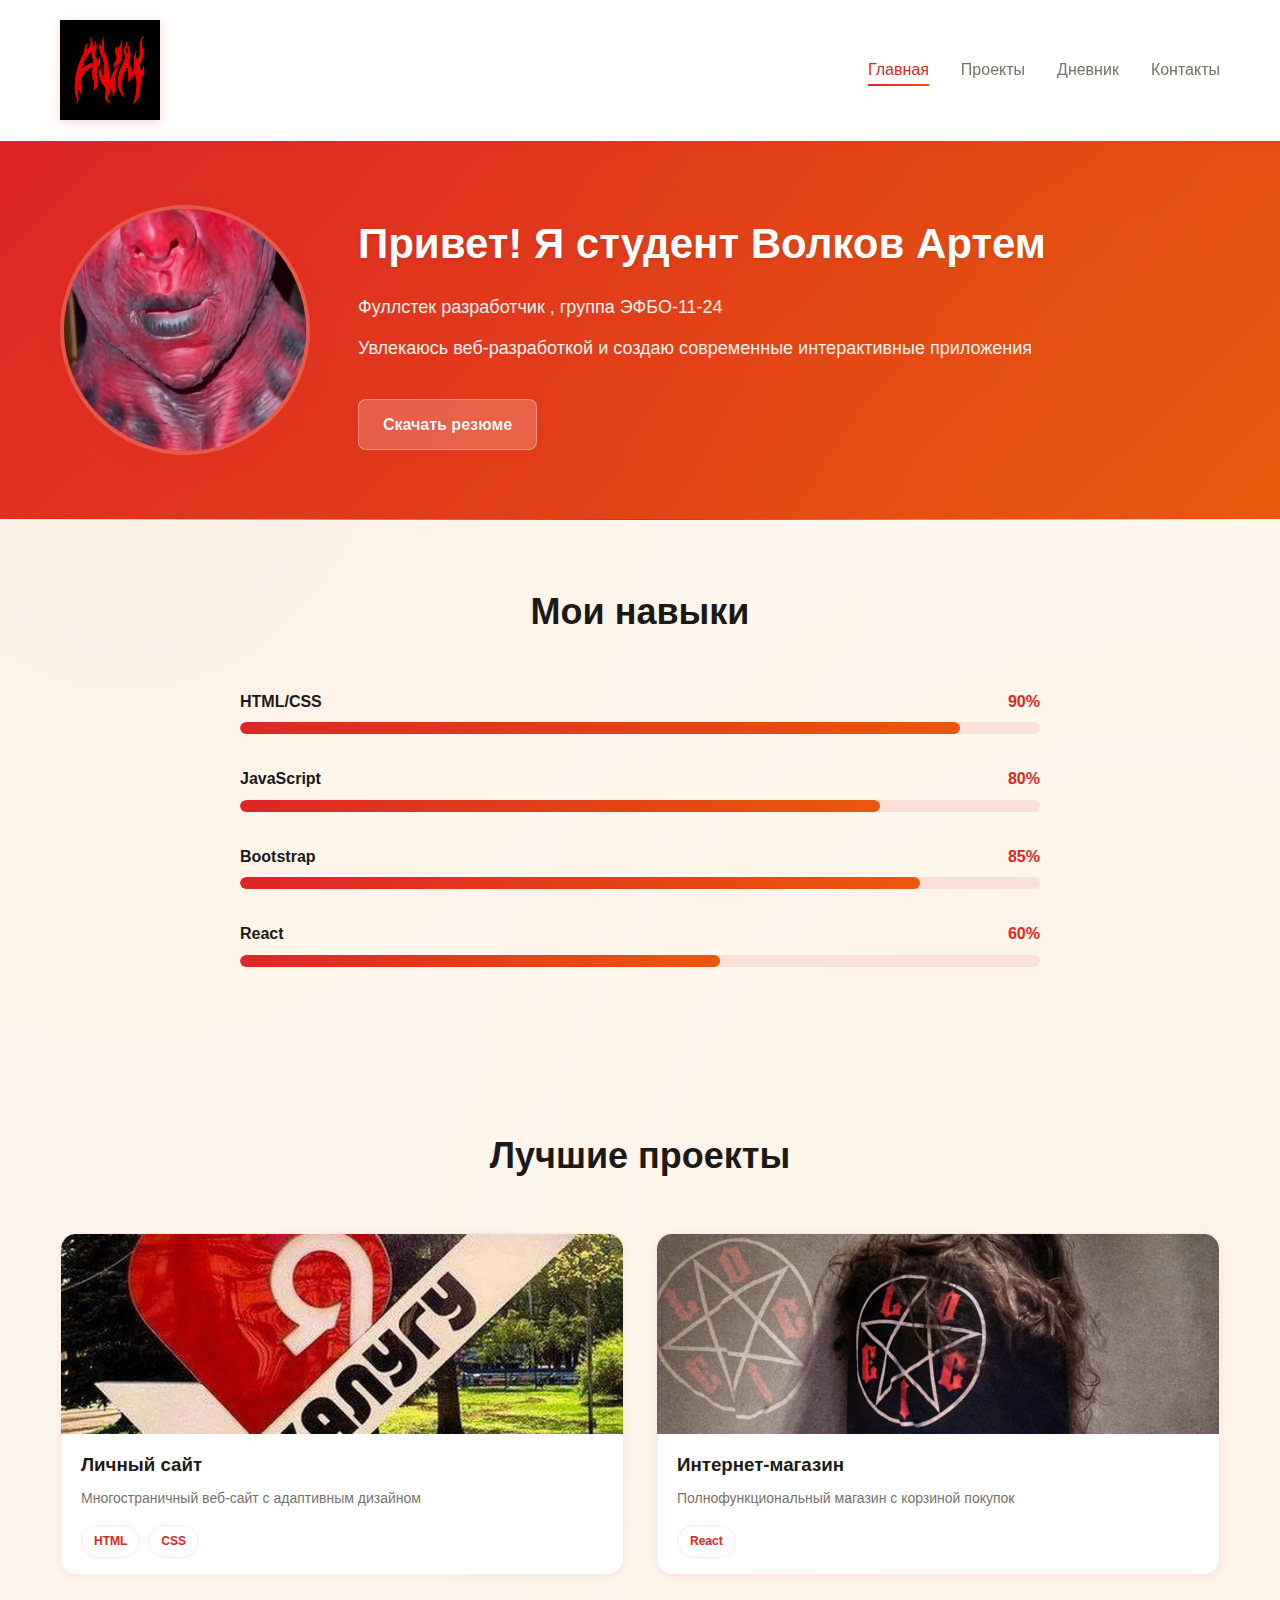
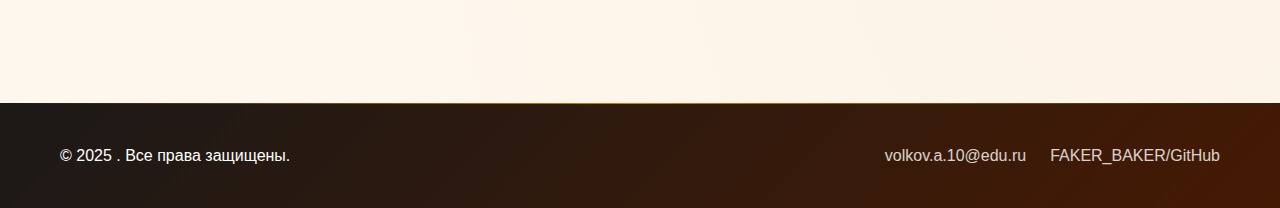
<file: index.html>
<!DOCTYPE html>
<html lang="ru">
<head>
    <meta charset="UTF-8">
    <meta name="viewport" content="width=device-width, initial-scale=1.0">
    <title>Портфолио студента</title>
    <link rel="stylesheet" href="styles/styles.css">
</head>
<body>
    <header>
        <div class="container">
            <div class="logo">
                <img src="images/icon/logo.jpg" alt="Логотип" class="logo-img" style="width: 100px; height: 100px;">
                <h1></h1>
            </div>
            <nav>
                <ul>
                    <li><a href="index.html" class="active">Главная</a></li>
                    <li><a href="pages/projects.html">Проекты</a></li>
                    <li><a href="pages/diary.html">Дневник</a></li>
                    <li><a href="pages/contacts.html">Контакты</a></li>
                </ul>
            </nav>
        </div>
    </header>

    <main>
        <section class="hero">
            <div class="container">
                <div class="hero-content">
                    <div class="hero-image">
                        <img src="images/devil.jpg" alt="Фото студента">
                    </div>
                    <div class="hero-text">
                        <h2>Привет! Я студент Волков Артем</h2>
                        <p>Фуллстек разработчик , группа ЭФБО-11-24
                        </p>
                        <p>Увлекаюсь веб-разработкой и создаю современные интерактивные приложения</p>
                        <a href="assets/ужасный_сайт.docx" class="btn" download="ужасный_сайт.docx">Скачать резюме</a>
                    </div>
                </div>
            </div>
        </section>

        <section class="skills">
            <div class="container">
                <h2>Мои навыки</h2>
                <div class="skills-list">
                    <div class="skill-item">
                        <div class="skill-header">
                            <span class="skill-name">HTML/CSS</span>
                            <span class="skill-percent">90%</span>
                        </div>
                        <div class="progress-bar">
                            <div class="progress" style="width: 90%;"></div>
                        </div>
                    </div>
                    <div class="skill-item">
                        <div class="skill-header">
                            <span class="skill-name">JavaScript</span>
                            <span class="skill-percent">80%</span>
                        </div>
                        <div class="progress-bar">
                            <div class="progress" style="width: 80%;"></div>
                        </div>
                    </div>
                    <div class="skill-item">
                        <div class="skill-header">
                            <span class="skill-name">Bootstrap</span>
                            <span class="skill-percent">85%</span>
                        </div>
                        <div class="progress-bar">
                            <div class="progress" style="width: 85%;"></div>
                        </div>
                    </div>
                    <div class="skill-item">
                        <div class="skill-header">
                            <span class="skill-name">React</span>
                            <span class="skill-percent">60%</span>
                        </div>
                        <div class="progress-bar">
                            <div class="progress" style="width: 60%;"></div>
                        </div>
                    </div>
                </div>
            </div>
        </section>

        <section class="projects-preview">
            <div class="container">
                <h2>Лучшие проекты</h2>
                <div class="projects-grid">
                    <div class="project-card">
                        <img src="images/KalLuga.jpg" alt="Личный сайт">
                        <h3>Личный сайт</h3>
                        <p>Многостраничный веб-сайт с адаптивным дизайном</p>
                        <div class="tech-tags">
                            <span class="tag">HTML</span>
                            <span class="tag">CSS</span>
                        </div>
                    </div>
                    <div class="project-card">
                        <img src="images/maksim_best.jpg" alt="Интернет-магазин">
                        <h3>Интернет-магазин</h3>
                        <p>Полнофункциональный магазин с корзиной покупок</p>
                        <div class="tech-tags">
                            <span class="tag">React</span>
                        </div>
                    </div>
                </div>
            </div>
        </section>
    </main>

    <footer>
        <div class="container">
            <p>&copy; 2025 . Все права защищены.</p>
            <div class="footer-contacts">
                <a href="mailto:student@edu.ru">volkov.a.10@edu.ru</a>
                <a href="https://github.com/username" target="_blank">FAKER_BAKER/GitHub</a>
            </div>
        </div>
    </footer>
</body>
</html>
</file>
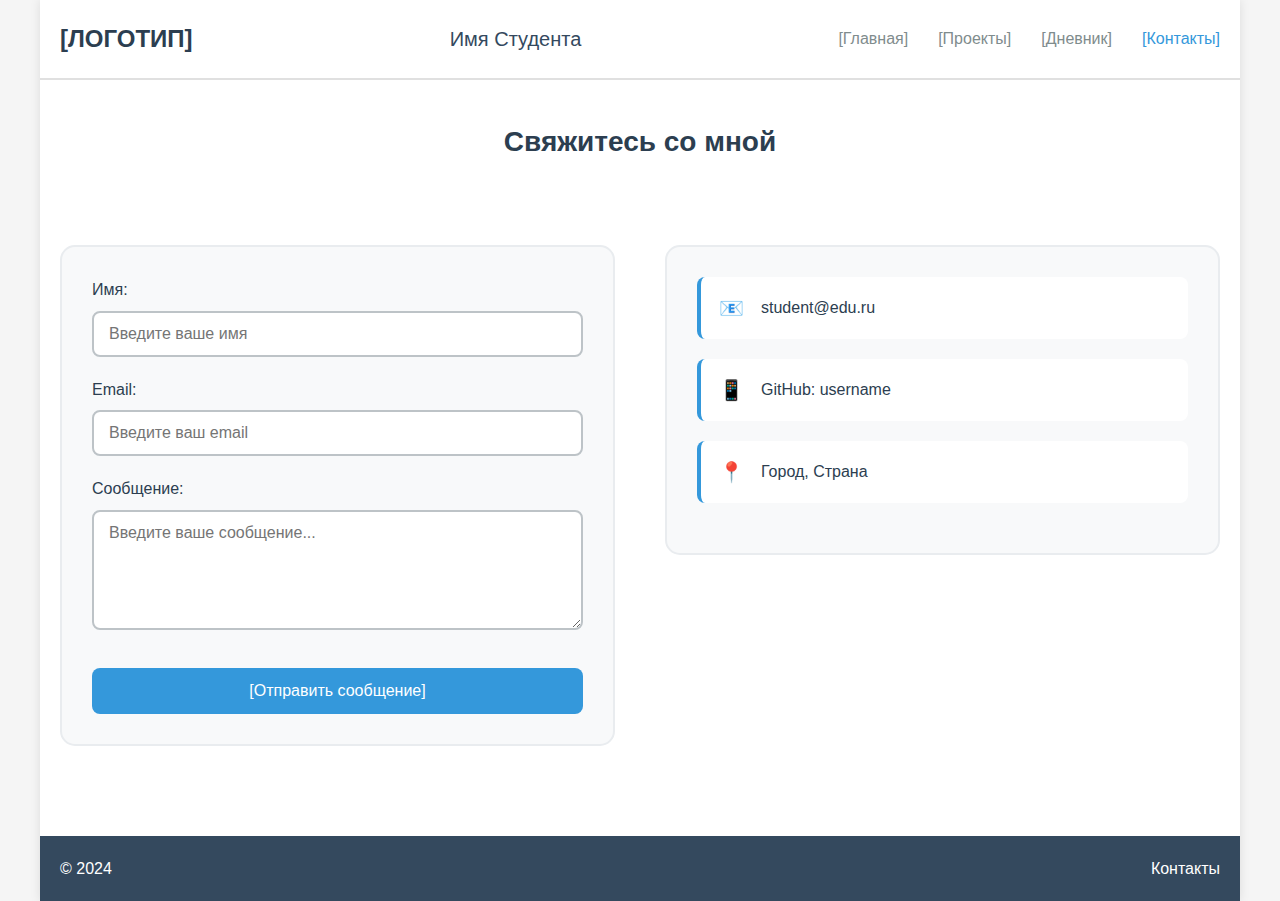
<file: pages/contacts.html>
<!DOCTYPE html>
<html lang="ru">
<head>
    <meta charset="UTF-8">
    <meta name="viewport" content="width=device-width, initial-scale=1.0">
    <title>Контакты</title>
    <style>
        * {
            margin: 0;
            padding: 0;
            box-sizing: border-box;
            font-family: 'Arial', sans-serif;
        }

        body {
            background-color: #f5f5f5;
            color: #333;
            line-height: 1.6;
        }

        .container {
            max-width: 1200px;
            margin: 0 auto;
            background: white;
            box-shadow: 0 0 10px rgba(0,0,0,0.1);
            min-height: 100vh;
        }

        /* Шапка */
        .header {
            display: flex;
            justify-content: space-between;
            align-items: center;
            padding: 20px;
            border-bottom: 2px solid #e0e0e0;
        }

        .logo {
            font-size: 24px;
            font-weight: bold;
            color: #2c3e50;
        }

        .student-name {
            font-size: 20px;
            color: #34495e;
        }

        .nav-menu {
            display: flex;
            gap: 30px;
        }

        .nav-menu a {
            text-decoration: none;
            color: #7f8c8d;
            font-weight: 500;
            transition: color 0.3s;
        }

        .nav-menu a:hover {
            color: #3498db;
        }

        /* Основной контент */
        .main-content {
            padding: 40px 20px;
            display: grid;
            grid-template-columns: 1fr 1fr;
            gap: 50px;
            align-items: start;
        }

        .section-title {
            font-size: 28px;
            margin-bottom: 30px;
            color: #2c3e50;
            text-align: center;
            grid-column: 1 / -1;
        }

        /* Форма */
        .contact-form {
            background: #f8f9fa;
            border: 2px solid #e9ecef;
            border-radius: 15px;
            padding: 30px;
        }

        .form-group {
            margin-bottom: 20px;
        }

        .form-group label {
            display: block;
            margin-bottom: 8px;
            font-weight: 500;
            color: #2c3e50;
        }

        .form-input {
            width: 100%;
            padding: 12px 15px;
            border: 2px solid #bdc3c7;
            border-radius: 8px;
            font-size: 16px;
            transition: border-color 0.3s;
        }

        .form-input:focus {
            outline: none;
            border-color: #3498db;
        }

        .form-textarea {
            height: 120px;
            resize: vertical;
            font-family: inherit;
        }

        .submit-btn {
            width: 100%;
            padding: 14px;
            background: #3498db;
            color: white;
            border: none;
            border-radius: 8px;
            font-size: 16px;
            font-weight: 500;
            cursor: pointer;
            transition: background 0.3s;
            margin-top: 10px;
        }

        .submit-btn:hover {
            background: #2980b9;
        }

        /* Контактная информация */
        .contact-info {
            background: #f8f9fa;
            border: 2px solid #e9ecef;
            border-radius: 15px;
            padding: 30px;
        }

        .contact-item {
            display: flex;
            align-items: center;
            margin-bottom: 20px;
            padding: 15px;
            background: white;
            border-radius: 8px;
            border-left: 4px solid #3498db;
        }

        .contact-icon {
            font-size: 20px;
            margin-right: 15px;
            width: 30px;
            text-align: center;
        }

        .contact-text {
            color: #2c3e50;
            font-weight: 500;
        }

        /* Футер */
        .footer {
            background: #34495e;
            color: white;
            text-align: center;
            padding: 20px;
            margin-top: 50px;
        }

        .footer-content {
            display: flex;
            justify-content: space-between;
            align-items: center;
            max-width: 1200px;
            margin: 0 auto;
        }

        /* Адаптивность */
        @media (max-width: 768px) {
            .header {
                flex-direction: column;
                gap: 15px;
                text-align: center;
            }

            .nav-menu {
                flex-wrap: wrap;
                justify-content: center;
                gap: 15px;
            }

            .main-content {
                grid-template-columns: 1fr;
                gap: 30px;
                padding: 20px 15px;
            }

            .section-title {
                font-size: 24px;
            }

            .footer-content {
                flex-direction: column;
                gap: 10px;
            }
        }
    </style>
</head>
<body>
    <div class="container">
        <!-- Шапка -->
        <header class="header">
            <div class="logo">[ЛОГОТИП]</div>
            <div class="student-name">Имя Студента</div>
            <nav class="nav-menu">
                <a href="#">[Главная]</a>
                <a href="#">[Проекты]</a>
                <a href="#">[Дневник]</a>
                <a href="#" style="color: #3498db;">[Контакты]</a>
            </nav>
        </header>

        <!-- Основной контент -->
        <main class="main-content">
            <h1 class="section-title">Свяжитесь со мной</h1>

            <!-- Форма обратной связи -->
            <section class="contact-form">
                <form id="contactForm">
                    <div class="form-group">
                        <label for="name">Имя:</label>
                        <input type="text" id="name" class="form-input" placeholder="Введите ваше имя">
                    </div>

                    <div class="form-group">
                        <label for="email">Email:</label>
                        <input type="email" id="email" class="form-input" placeholder="Введите ваш email">
                    </div>

                    <div class="form-group">
                        <label for="message">Сообщение:</label>
                        <textarea id="message" class="form-input form-textarea" placeholder="Введите ваше сообщение..."></textarea>
                    </div>

                    <button type="submit" class="submit-btn">[Отправить сообщение]</button>
                </form>
            </section>

            <!-- Контактная информация -->
            <section class="contact-info">
                <div class="contact-item">
                    <div class="contact-icon">📧</div>
                    <div class="contact-text">student@edu.ru</div>
                </div>

                <div class="contact-item">
                    <div class="contact-icon">📱</div>
                    <div class="contact-text">GitHub: username</div>
                </div>

                <div class="contact-item">
                    <div class="contact-icon">📍</div>
                    <div class="contact-text">Город, Страна</div>
                </div>
            </section>
        </main>

        <!-- Футер -->
        <footer class="footer">
            <div class="footer-content">
                <div>© 2024</div>
                <div>Контакты</div>
            </div>
        </footer>
    </div>

    <script>
        document.addEventListener('DOMContentLoaded', function() {
            const contactForm = document.getElementById('contactForm');
            
            contactForm.addEventListener('submit', function(e) {
                e.preventDefault();
                
                const name = document.getElementById('name').value;
                const email = document.getElementById('email').value;
                const message = document.getElementById('message').value;
                
                if (!name || !email || !message) {
                    alert('Пожалуйста, заполните все поля формы!');
                    return;
                }
                
                // Здесь можно добавить отправку данных на сервер
                alert(`Сообщение отправлено!\n\nИмя: ${name}\nEmail: ${email}\nСообщение: ${message}`);
                
                // Очистка формы
                contactForm.reset();
            });
        });
    </script>
</body>
</html>
</file>
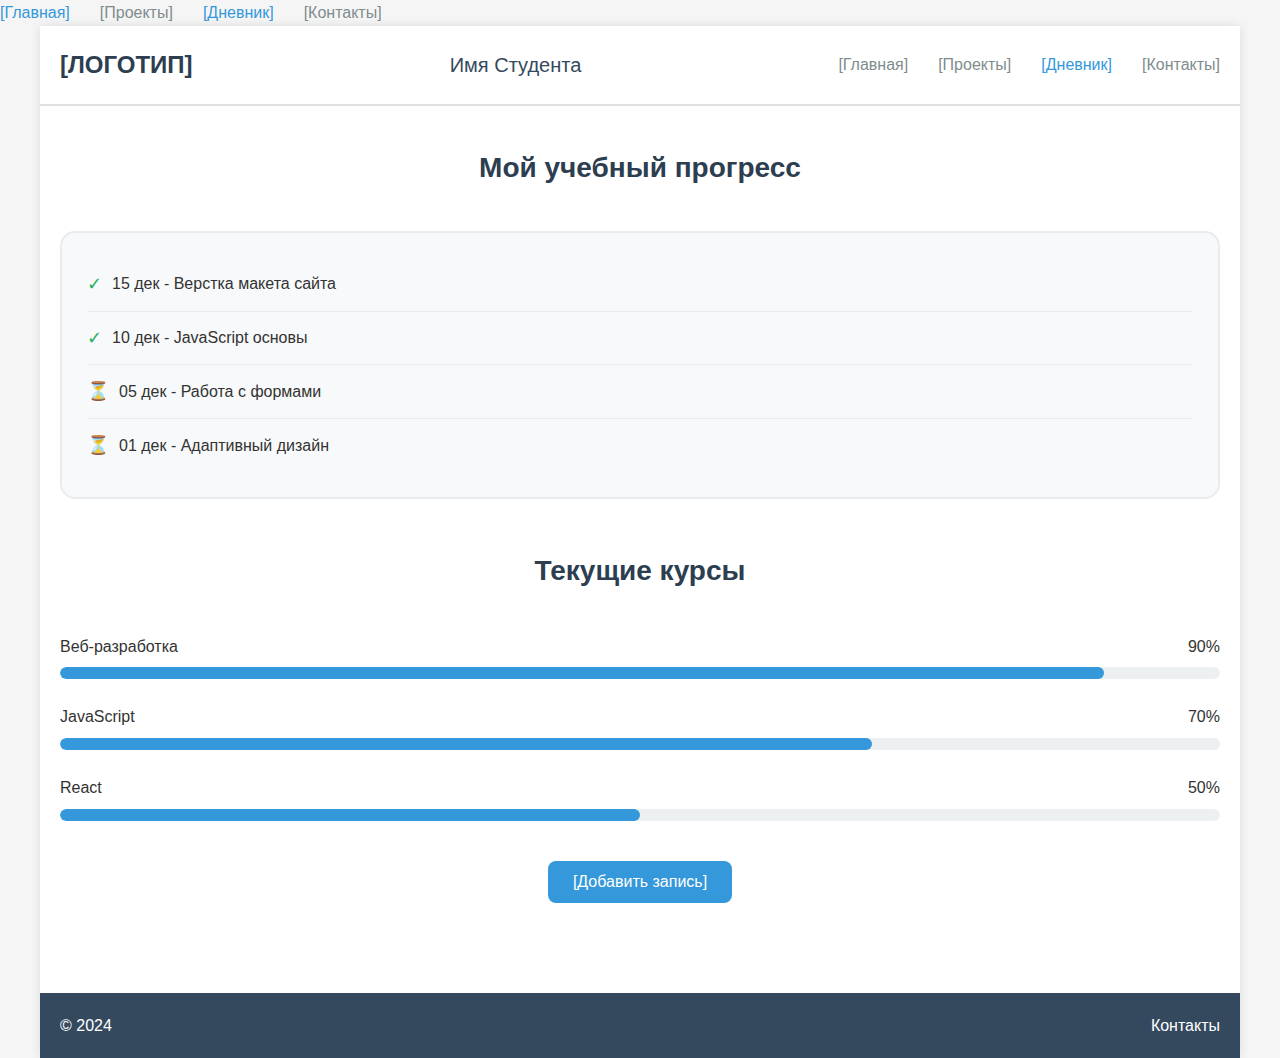
<file: pages/diary.html>
<!DOCTYPE html>
<html lang="ru">
<head>
    <nav class="nav-menu">
        <a href="index.html">[Главная]</a>
        <a href="projects.html">[Проекты]</a>
        <a href="diary.html" style="color: #3498db;">[Дневник]</a>
        <a href="contacts.html">[Контакты]</a>
    </nav>
    <meta charset="UTF-8">
    <meta name="viewport" content="width=device-width, initial-scale=1.0">
    <title>Учебный дневник</title>
    <style>
        * {
            margin: 0;
            padding: 0;
            box-sizing: border-box;
            font-family: 'Arial', sans-serif;
        }

        body {
            background-color: #f5f5f5;
            color: #333;
            line-height: 1.6;
        }

        .container {
            max-width: 1200px;
            margin: 0 auto;
            background: white;
            box-shadow: 0 0 10px rgba(0,0,0,0.1);
            min-height: 100vh;
        }

        /* Шапка */
        .header {
            display: flex;
            justify-content: space-between;
            align-items: center;
            padding: 20px;
            border-bottom: 2px solid #e0e0e0;
        }

        .logo {
            font-size: 24px;
            font-weight: bold;
            color: #2c3e50;
        }

        .student-name {
            font-size: 20px;
            color: #34495e;
        }

        .nav-menu {
            display: flex;
            gap: 30px;
        }

        .nav-menu a {
            text-decoration: none;
            color: #7f8c8d;
            font-weight: 500;
            transition: color 0.3s;
        }

        .nav-menu a:hover {
            color: #3498db;
        }

        /* Основной контент */
        .main-content {
            padding: 40px 20px;
        }

        .section-title {
            font-size: 28px;
            text-align: center;
            margin-bottom: 40px;
            color: #2c3e50;
        }

        /* Прогресс */
        .progress-section {
            margin-bottom: 50px;
        }

        .progress-log {
            background: #f8f9fa;
            border: 2px solid #e9ecef;
            border-radius: 15px;
            padding: 25px;
            margin-bottom: 30px;
        }

        .log-item {
            padding: 12px 0;
            border-bottom: 1px solid #e9ecef;
            display: flex;
            align-items: center;
            gap: 10px;
        }

        .log-item:last-child {
            border-bottom: none;
        }

        .status {
            font-size: 18px;
        }

        .status.completed {
            color: #27ae60;
        }

        .status.in-progress {
            color: #f39c12;
        }

        /* Курсы */
        .courses-section {
            margin-bottom: 40px;
        }

        .course-item {
            margin-bottom: 25px;
        }

        .course-name {
            display: flex;
            justify-content: space-between;
            margin-bottom: 8px;
            font-weight: 500;
        }

        .skill-bar {
            height: 12px;
            background: #ecf0f1;
            border-radius: 6px;
            overflow: hidden;
        }

        .skill-level {
            height: 100%;
            background: #3498db;
            border-radius: 6px;
            transition: width 0.5s ease;
        }

        /* Кнопка */
        .add-btn {
            display: inline-block;
            padding: 12px 25px;
            background: #3498db;
            color: white;
            text-decoration: none;
            border-radius: 8px;
            font-weight: 500;
            transition: background 0.3s;
            border: none;
            cursor: pointer;
            font-size: 16px;
        }

        .add-btn:hover {
            background: #2980b9;
        }

        .btn-container {
            text-align: center;
            margin-top: 30px;
        }

        /* Футер */
        .footer {
            background: #34495e;
            color: white;
            text-align: center;
            padding: 20px;
            margin-top: 50px;
        }

        .footer-content {
            display: flex;
            justify-content: space-between;
            align-items: center;
            max-width: 1200px;
            margin: 0 auto;
        }

        /* Адаптивность */
        @media (max-width: 768px) {
            .header {
                flex-direction: column;
                gap: 15px;
                text-align: center;
            }

            .nav-menu {
                flex-wrap: wrap;
                justify-content: center;
                gap: 15px;
            }

            .main-content {
                padding: 20px 15px;
            }

            .section-title {
                font-size: 24px;
            }

            .footer-content {
                flex-direction: column;
                gap: 10px;
            }
        }
    </style>
</head>
<body>
    <div class="container">
        <!-- Шапка -->
        <header class="header">
            <div class="logo">[ЛОГОТИП]</div>
            <div class="student-name">Имя Студента</div>
            <nav class="nav-menu">
                <a href="index.html">[Главная]</a>
                <a href="projects.html">[Проекты]</a>
                <a href="diary.html" style="color: #3498db;">[Дневник]</a>
                <a href="contacts.html">[Контакты]</a>
            </nav>
        </header>

        <!-- Основной контент -->
        <main class="main-content">
            <!-- Заголовок -->
            <h1 class="section-title">Мой учебный прогресс</h1>

            <!-- Лог прогресса -->
            <section class="progress-section">
                <div class="progress-log">
                    <div class="log-item">
                        <span class="status completed">✓</span>
                        <span>15 дек - Верстка макета сайта</span>
                    </div>
                    <div class="log-item">
                        <span class="status completed">✓</span>
                        <span>10 дек - JavaScript основы</span>
                    </div>
                    <div class="log-item">
                        <span class="status in-progress">⏳</span>
                        <span>05 дек - Работа с формами</span>
                    </div>
                    <div class="log-item">
                        <span class="status in-progress">⏳</span>
                        <span>01 дек - Адаптивный дизайн</span>
                    </div>
                </div>
            </section>

            <!-- Текущие курсы -->
            <section class="courses-section">
                <h2 class="section-title">Текущие курсы</h2>
                
                <div class="course-item">
                    <div class="course-name">
                        <span>Веб-разработка</span>
                        <span>90%</span>
                    </div>
                    <div class="skill-bar">
                        <div class="skill-level" style="width: 90%;"></div>
                    </div>
                </div>

                <div class="course-item">
                    <div class="course-name">
                        <span>JavaScript</span>
                        <span>70%</span>
                    </div>
                    <div class="skill-bar">
                        <div class="skill-level" style="width: 70%;"></div>
                    </div>
                </div>

                <div class="course-item">
                    <div class="course-name">
                        <span>React</span>
                        <span>50%</span>
                    </div>
                    <div class="skill-bar">
                        <div class="skill-level" style="width: 50%;"></div>
                    </div>
                </div>
            </section>

            <!-- Кнопка добавления -->
            <div class="btn-container">
                <button class="add-btn">[Добавить запись]</button>
            </div>
        </main>

        <!-- Футер -->
        <footer class="footer">
            <div class="footer-content">
                <div>© 2024</div>
                <div>Контакты</div>
            </div>
        </footer>
    </div>

    <script>
        // Анимация прогресс-баров при загрузке страницы
        document.addEventListener('DOMContentLoaded', function() {
            const skillLevels = document.querySelectorAll('.skill-level');
            
            skillLevels.forEach(level => {
                const width = level.style.width;
                level.style.width = '0';
                setTimeout(() => {
                    level.style.width = width;
                }, 100);
            });
            document.querySelector('.add-btn').addEventListener('click', function() {
                alert('Функция добавления новой записи будет реализована позже!');
            });
        });
    </script>
</body>
</html>
</file>
<file: styles/styles.css>
.modal {
    display: none;
    position: fixed;
    z-index: 1000;
    left: 0;
    top: 0;
    width: 100%;
    height: 100%;
    background-color: rgba(0, 0, 0, 0.7);
    backdrop-filter: blur(5px);
}

.modal-content {
    background: white;
    margin: 2% auto;
    padding: 32px;
    border-radius: 16px;
    width: 90%;
    max-width: 700px;
    max-height: 90vh;
    overflow-y: auto;
    position: relative;
    box-shadow: var(--shadow-lg);
    border: 1px solid rgba(220, 38, 38, 0.1);
    animation: modalAppear 0.3s ease;
}

@keyframes modalAppear {
    from {
        opacity: 0;
        transform: scale(0.9) translateY(-20px);
    }
    to {
        opacity: 1;
        transform: scale(1) translateY(0);
    }
}

.close {
    position: absolute;
    right: 20px;
    top: 20px;
    font-size: 28px;
    font-weight: bold;
    cursor: pointer;
    color: var(--text-light);
    transition: all 0.3s ease;
    background: none;
    border: none;
    width: 40px;
    height: 40px;
    display: flex;
    align-items: center;
    justify-content: center;
}

.close:hover {
    color: var(--primary-color);
    transform: scale(1.1);
    background: var(--bg-light);
    border-radius: 50%;
}

.modal-content h3 {
    font-size: 28px;
    margin-bottom: 20px;
    color: var(--text-color);
    font-weight: 700;
}

.modal-content img {
    width: 100%;
    border-radius: 12px;
    margin-bottom: 24px;
    box-shadow: var(--shadow);
}

.modal-description,
.modal-tech {
    margin-bottom: 24px;
}

.modal-description h4,
.modal-tech h4 {
    font-size: 18px;
    margin-bottom: 12px;
    color: var(--text-color);
    font-weight: 600;
}

.modal-description p {
    color: var(--text-light);
    line-height: 1.6;
    font-size: 16px;
}

.modal-links {
    display: flex;
    gap: 16px;
    margin-top: 32px;
    flex-wrap: wrap;
}

@media (max-width: 768px) {
    .modal-content {
        margin: 5% auto;
        padding: 24px;
        width: 95%;
    }
    
    .modal-links {
        flex-direction: column;
    }
    
    .modal-links .btn {
        text-align: center;
    }
}
.nav-link { 
    padding: 10px; 
    background: var(--bg-light);
    text-decoration: none;
    color: var(--text-color);
    border: 2px solid transparent;
    display: block;
    border-radius: 6px;
    transition: all 0.3s ease;
    font-weight: 500;
}

.nav-link:focus {
    outline: none;
    border-color: var(--primary-color);
    background: var(--bg-color);
    box-shadow: 0 0 0 3px rgba(220, 38, 38, 0.1);
}

.nav-link:hover {
    background: var(--bg-color);
    color: var(--primary-color);
}

.nav-link.active,
.nav-link[aria-current="page"] {
    background: var(--primary-color);
    color: white;
}

nav ul {
    display: flex; 
    gap: 20px; 
    list-style: none;
    padding: 0;
    margin: 0;
}

nav li {
    margin: 0;
}

*{
margin: 0;
padding: 0;
box-sizing: border-box;
}

:root {
--primary-color: #dc2626; /* насыщенный красный вместо фиолетового */
--secondary-color: #b91c1c; /* более тёмный красный */
--accent-color: #d97706; /* тёплый оранжевый для акцентов */
--text-color: #1c1917; /* глубокий тёмно-коричневый текст */
--text-light: #78716c; /* нейтральный серо-коричневый */
--bg-color: #fef7ed; /* тёплый кремовый фон /
--bg-light: #fffbeb; / светлый янтарный фон блоков */
--border-color: #e7e5e4; /* светлая граница */
--success-color: #059669; /* зелёный для успешных индикаторов */
--error-color: #dc2626; /* красный для ошибок */
--shadow: 0 2px 8px rgba(220, 38, 38, 0.08);
--shadow-lg: 0 8px 24px rgba(220, 38, 38, 0.12);
--gradient: linear-gradient(135deg, #dc2626 0%, #ea580c 100%);
}

body {
font-family: 'Inter', -apple-system, BlinkMacSystemFont, 'Segoe UI', Roboto, sans-serif;
line-height: 1.6;
color: var(--text-color);
background-color: var(--bg-color);
background-image:
radial-gradient(at 10% 20%, rgba(220, 38, 38, 0.03) 0px, transparent 50%),
radial-gradient(at 90% 80%, rgba(217, 119, 6, 0.03) 0px, transparent 50%);
}

.container {
max-width: 1200px;
margin: 0 auto;
padding: 0 20px;
}

a {
text-decoration: none;
color: inherit;
transition: all 0.3s ease;
}

img {
max-width: 100%;
height: auto;
display: block;
}

/* ===== КНОПКИ ===== */
.btn {
display: inline-flex;
align-items: center;
gap: 8px;
padding: 12px 24px;
background: var(--gradient);
color: white;
border: none;
border-radius: 8px;
cursor: pointer;
font-size: 16px;
font-weight: 600;
transition: all 0.3s ease;
box-shadow: var(--shadow);
position: relative;
overflow: hidden;
}

.btn::before {
content: '';
position: absolute;
top: 0;
left: -100%;
width: 100%;
height: 100%;
background: linear-gradient(90deg, transparent, rgba(255,255,255,0.2), transparent);
transition: left 0.5s ease;
}

.btn:hover::before {
left: 100%;
}

.btn:hover {
transform: translateY(-2px);
box-shadow: var(--shadow-lg);
}

.btn-small {
padding: 8px 16px;
font-size: 14px;
}

.btn-secondary {
background: var(--bg-light);
color: var(--text-color);
border: 2px solid var(--border-color);
}

.btn-secondary:hover {
background: white;
border-color: var(--primary-color);
color: var(--primary-color);
transform: translateY(-2px);
}

/* ===== HEADER ===== */
header {
background-color: rgba(255, 255, 255, 0.95);
backdrop-filter: blur(10px);
box-shadow: var(--shadow);
position: sticky;
top: 0;
z-index: 100;
border-bottom: 1px solid rgba(255, 255, 255, 0.8);
}

header .container {
display: flex;
justify-content: space-between;
align-items: center;
padding: 20px;
}

.logo {
display: flex;
align-items: center;
gap: 12px;
}

.logo-img {
width: 40px;
height: 40px;
filter: drop-shadow(0 2px 4px rgba(220, 38, 38, 0.2));
}

.logo h1 {
font-size: 24px;
color: var(--text-color);
font-weight: 700;
background: var(--gradient);
-webkit-background-clip: text;
-webkit-text-fill-color: transparent;
background-clip: text;
}

nav ul {
display: flex;
list-style: none;
gap: 32px;
}

nav a {
color: var(--text-light);
font-weight: 500;
transition: all 0.3s ease;
padding: 8px 0;
position: relative;
}

nav a::after {
content: '';
position: absolute;
bottom: 0;
left: 0;
width: 0;
height: 2px;
background: var(--gradient);
transition: width 0.3s ease;
}

nav a:hover,
nav a.active {
color: var(--primary-color);
}

nav a:hover::after,
nav a.active::after {
width: 100%;
}

/* ===== FOOTER ===== */
footer {
background: linear-gradient(135deg, var(--text-color) 0%, #451a03 100%);
color: white;
padding: 32px 0;
margin-top: 64px;
position: relative;
overflow: hidden;
}

footer::before {
content: '';
position: absolute;
top: 0;
left: 0;
right: 0;
height: 1px;
background: linear-gradient(90deg, transparent, var(--accent-color), transparent);
}

footer .container {
display: flex;
justify-content: space-between;
align-items: center;
position: relative;
z-index: 1;
}

.footer-contacts {
display: flex;
gap: 24px;
}

.footer-contacts a {
color: white;
opacity: 0.8;
transition: all 0.3s ease;
padding: 8px 0;
}

.footer-contacts a:hover {
opacity: 1;
transform: translateY(-2px);
}

/* ===== HERO SECTION ===== */
.hero {
padding: 64px 0;
background: linear-gradient(135deg, #dc2626 0%, #ea580c 100%);
color: white;
position: relative;
overflow: hidden;
}

.hero::before {
content: '';
position: absolute;
top: 0;
left: 0;
right: 0;
bottom: 0;
background:
radial-gradient(circle at 20% 80%, rgba(220, 38, 38, 0.1) 0%, transparent 50%),
radial-gradient(circle at 80% 20%, rgba(217, 119, 6, 0.1) 0%, transparent 50%);
}

.hero-content {
display: flex;
align-items: center;
gap: 48px;
position: relative;
z-index: 1;
}

.hero-image img {
width: 250px;
height: 250px;
border-radius: 50%;
object-fit: cover;
border: 4px solid rgba(255, 255, 255, 0.2);
box-shadow:
var(--shadow-lg),
inset 0 0 0 4px rgba(255, 255, 255, 0.1);
transition: all 0.3s ease;
}

.hero-image img:hover {
transform: scale(1.05);
border-color: rgba(255, 255, 255, 0.4);
}

.hero-text h2 {
font-size: 42px;
margin-bottom: 16px;
font-weight: 700;
text-shadow: 0 2px 4px rgba(0, 0, 0, 0.1);
}

.hero-text p {
font-size: 18px;
margin-bottom: 12px;
opacity: 0.95;
font-weight: 400;
}

.hero-text .btn {
margin-top: 24px;
background: rgba(255, 255, 255, 0.2);
backdrop-filter: blur(10px);
border: 1px solid rgba(255, 255, 255, 0.3);
color: white;
}

.hero-text .btn:hover {
background: rgba(255, 255, 255, 0.3);
transform: translateY(-2px);
}

/* ===== SKILLS SECTION ===== */
.skills {
padding: 64px 0;
background-color: var(--bg-light);
position: relative;
}

.skills::before {
content: '';
position: absolute;
top: 0;
left: 0;
right: 0;
height: 1px;
background: linear-gradient(90deg, transparent, var(--primary-color), transparent);
}

.skills h2 {
text-align: center;
font-size: 36px;
margin-bottom: 48px;
font-weight: 700;
color: var(--text-color);
}

.skills-list {
max-width: 800px;
margin: 0 auto;
}

.skill-item {
margin-bottom: 32px;
}

.skill-header {
display: flex;
justify-content: space-between;
margin-bottom: 8px;
}

.skill-name {
font-weight: 600;
color: var(--text-color);
}

.skill-percent {
font-weight: 600;
color: var(--primary-color);
}

.progress-bar {
height: 12px;
background-color: rgba(220, 38, 38, 0.1);
border-radius: 10px;
overflow: hidden;
position: relative;
}

.progress {
height: 100%;
background: var(--gradient);
border-radius: 10px;
transition: width 1s ease;
position: relative;
overflow: hidden;
}

.progress::after {
content: '';
position: absolute;
top: 0;
left: -100%;
width: 100%;
height: 100%;
background: linear-gradient(90deg, transparent, rgba(255,255,255,0.4), transparent);
animation: shimmer 2s infinite;
}

@keyframes shimmer {
0% { left: -100%; }
100% { left: 100%; }
}

/* ===== PROJECTS SECTION ===== */
.projects-preview,
.projects-page {
padding: 64px 0;
position: relative;
}

.projects-preview h2,
.projects-page h2 {
text-align: center;
font-size: 36px;
margin-bottom: 48px;
font-weight: 700;
}

.projects-grid {
display: grid;
grid-template-columns: repeat(auto-fit, minmax(300px, 1fr));
gap: 32px;
}

.project-card {
background: white;
border-radius: 16px;
overflow: hidden;
box-shadow: var(--shadow);
transition: all 0.3s ease;
border: 1px solid rgba(220, 38, 38, 0.1);
position: relative;
}

.project-card::before {
content: '';
position: absolute;
top: 0;
left: 0;
right: 0;
height: 4px;
background: var(--gradient);
transform: scaleX(0);
transition: transform 0.3s ease;
}

.project-card:hover::before {
transform: scaleX(1);
}

.project-card:hover {
transform: translateY(-8px);
box-shadow: var(--shadow-lg);
}

.project-card img {
width: 100%;
height: 200px;
object-fit: cover;
transition: transform 0.3s ease;
}

.project-card:hover img {
transform: scale(1.05);
}

.project-card h3 {
margin: 16px 20px 8px;
color: var(--text-color);
font-weight: 600;
}

.project-card p {
margin: 0 20px 16px;
color: var(--text-light);
font-size: 14px;
line-height: 1.5;
}

.project-content {
padding: 20px;
}

.tech-tags {
display: flex;
flex-wrap: wrap;
gap: 8px;
margin: 16px 20px;
}

.tag {
padding: 6px 12px;
background: var(--bg-light);
color: var(--primary-color);
border-radius: 20px;
font-size: 12px;
font-weight: 600;
border: 1px solid rgba(220, 38, 38, 0.1);
transition: all 0.3s ease;
}

.tag:hover {
background: var(--primary-color);
color: white;
transform: translateY(-1px);
}

.project-links {
display: flex;
gap: 12px;
margin-top: 16px;
}

/* ===== FILTER BUTTONS ===== */
.page-header {
display: flex;
justify-content: space-between;
align-items: center;
margin-bottom: 48px;
}

.filter-buttons {
display: flex;
gap: 12px;
}

.filter-btn {
padding: 10px 20px;
background: var(--bg-light);
border: 2px solid var(--border-color);
border-radius: 25px;
cursor: pointer;
font-size: 14px;
font-weight: 600;
color: var(--text-color);
transition: all 0.3s ease;
}

.filter-btn:hover {
border-color: var(--primary-color);
color: var(--primary-color);
transform: translateY(-2px);
}

.filter-btn.active {
background: var(--gradient);
border-color: transparent;
color: white;
box-shadow: var(--shadow);
}

/* ===== DIARY PAGE ===== */
.diary-page {
padding: 64px 0;
}

.diary-page h2 {
font-size: 36px;
margin-bottom: 48px;
font-weight: 700;
}

.diary-entries {
margin-bottom: 64px;
}

.diary-entry {
background: white;
border-left: 4px solid var(--primary-color);
border-radius: 12px;
padding: 24px;
margin-bottom: 24px;
box-shadow: var(--shadow);
transition: all 0.3s ease;
border: 1px solid rgba(220, 38, 38, 0.1);
}

.diary-entry:hover {
transform: translateX(8px);
box-shadow: var(--shadow-lg);
}

.diary-entry.completed {
border-left-color: var(--success-color);
}

.diary-entry.in-progress {
border-left-color: var(--accent-color);
}

.entry-date {
font-size: 14px;
color: var(--text-light);
margin-bottom: 8px;
font-weight: 500;
}

.entry-content h3 {
font-size: 20px;
margin-bottom: 12px;
color: var(--text-color);
font-weight: 600;
}

.entry-content p {
color: var(--text-light);
margin-bottom: 16px;
line-height: 1.6;
}

.entry-tags {
display: flex;
flex-wrap: wrap;
gap: 8px;
}

/* ===== COURSES PROGRESS ===== */
.courses-progress {
background: var(--bg-light);
padding: 48px;
border-radius: 16px;
margin-bottom: 64px;
border: 1px solid rgba(220, 38, 38, 0.1);
position: relative;
}

.courses-progress::before {
content: '';
position: absolute;
top: 0;
left: 0;
right: 0;
height: 1px;
background: linear-gradient(90deg, transparent, var(--primary-color), transparent);
}

.courses-progress h2 {
font-size: 28px;
margin-bottom: 32px;
font-weight: 700;
}

.course-item {
margin-bottom: 32px;
}

.course-header {
display: flex;
justify-content: space-between;
margin-bottom: 8px;
}

.course-name {
font-weight: 600;
color: var(--text-color);
font-size: 18px;
}

.course-percent {
font-weight: 600;
color: var(--primary-color);
}

.course-description {
margin-top: 8px;
color: var(--text-light);
font-size: 14px;
line-height: 1.5;
}

/* ===== FORMS ===== */
.add-entry-section,
.contact-form-section {
background: white;
padding: 32px;
border-radius: 16px;
box-shadow: var(--shadow);
border: 1px solid rgba(220, 38, 38, 0.1);
}

.add-entry-section h3,
.contact-form-section h3 {
font-size: 24px;
margin-bottom: 24px;
font-weight: 700;
}

.diary-form,
.contact-form {
max-width: 600px;
}

.form-group {
margin-bottom: 20px;
}

.form-group label {
display: block;
margin-bottom: 8px;
font-weight: 600;
color: var(--text-color);
}

.form-group input,
.form-group textarea,
.form-group select {
width: 100%;
padding: 12px 16px;
border: 2px solid var(--border-color);
border-radius: 8px;
font-size: 16px;
font-family: inherit;
transition: all 0.3s ease;
background: var(--bg-light);
}

.form-group input:focus,
.form-group textarea:focus,
.form-group select:focus {
outline: none;
border-color: var(--primary-color);
background: white;
box-shadow: 0 0 0 3px rgba(220, 38, 38, 0.1);
}

.error-message {
display: block;
color: var(--error-color);
font-size: 14px;
margin-top: 4px;
font-weight: 500;
}

.success-message {
color: var(--success-color);
font-size: 14px;
margin-top: 12px;
font-weight: 500;
}

/* ===== CONTACTS PAGE ===== */
.contacts-page {
padding: 64px 0;
}

.contacts-page h2 {
font-size: 36px;
margin-bottom: 48px;
text-align: center;
font-weight: 700;
}

.contacts-wrapper {
display: grid;
grid-template-columns: 1fr 1fr;
gap: 48px;
margin-bottom: 64px;
}

.contact-info-section {
background: var(--bg-light);
padding: 32px;
border-radius: 16px;
border: 1px solid rgba(220, 38, 38, 0.1);
}

.contact-info-section h3 {
font-size: 24px;
margin-bottom: 24px;
font-weight: 700;
}

.contact-item {
display: flex;
align-items: flex-start;
gap: 16px;
margin-bottom: 24px;
}

.contact-icon {
width: 32px;
height: 32px;
flex-shrink: 0;
color: var(--primary-color);
}

.contact-details h4 {
font-size: 16px;
margin-bottom: 4px;
color: var(--text-color);
font-weight: 600;
}

.contact-details p,
.contact-details a {
color: var(--text-light);
font-size: 14px;
line-height: 1.5;
}

.contact-details a:hover {
color: var(--primary-color);
transform: translateX(2px);
}

.social-links {
display: flex;
gap: 12px;
flex-wrap: wrap;
}

.social-link {
padding: 8px 16px;
background: white;
border-radius: 20px;
font-size: 14px;
font-weight: 600;
transition: all 0.3s ease;
border: 1px solid var(--border-color);
}

.social-link:hover {
background: var(--primary-color);
color: white;
transform: translateY(-2px);
border-color: var(--primary-color);
}

.availability {
margin-top: 32px;
padding-top: 24px;
border-top: 2px solid var(--border-color);
}

.availability h4 {
margin-bottom: 8px;
font-weight: 600;
}

.availability p {
color: var(--text-light);
font-size: 14px;
}

.map-section {
text-align: center;
}

.map-section h3 {
font-size: 24px;
margin-bottom: 24px;
font-weight: 700;
}

.map-placeholder {
background: var(--bg-light);
padding: 64px 32px;
border-radius: 16px;
border: 2px dashed var(--border-color);
transition: all 0.3s ease;
}

.map-placeholder:hover {
border-color: var(--primary-color);
background: rgba(220, 38, 38, 0.05);
}

.map-placeholder p {
color: var(--text-light);
font-size: 18px;
line-height: 1.8;
}

/* ===== MODAL ===== */
.modal {
display: none;
position: fixed;
z-index: 1000;
left: 0;
top: 0;
width: 100%;
height: 100%;
background-color: rgba(0, 0, 0, 0.5);
backdrop-filter: blur(4px);
}

.modal-content {
background: white;
margin: 5% auto;
padding: 32px;
border-radius: 16px;
width: 90%;
max-width: 600px;
position: relative;
box-shadow: var(--shadow-lg);
border: 1px solid rgba(220, 38, 38, 0.1);
animation: modalAppear 0.3s ease;
}

@keyframes modalAppear {
from {
opacity: 0;
transform: scale(0.9) translateY(-20px);
}
to {
opacity: 1;
transform: scale(1) translateY(0);
}
}

.close {
position: absolute;
right: 20px;
top: 20px;
font-size: 28px;
font-weight: bold;
cursor: pointer;
color: var(--text-light);
transition: all 0.3s ease;
}

.close:hover {
color: var(--primary-color);
transform: scale(1.1);
}

.modal-content h3 {
margin-bottom: 16px;
font-weight: 700;
}

.modal-content img {
width: 100%;
border-radius: 12px;
margin-bottom: 16px;
box-shadow: var(--shadow);
}

.modal-links {
display: flex;
gap: 12px;
margin-top: 24px;
}

/* ===== RESPONSIVE ===== */
@media (max-width: 768px) {
header .container {
flex-direction: column;
gap: 16px;
}

text
nav ul {
    gap: 16px;
    flex-wrap: wrap;
    justify-content: center;
}

.hero-content {
    flex-direction: column;
    text-align: center;
}

.hero-text h2 {
    font-size: 32px;
}

.projects-grid {
    grid-template-columns: 1fr;
}

.page-header {
    flex-direction: column;
    gap: 24px;
}

.filter-buttons {
    flex-wrap: wrap;
    justify-content: center;
}

.contacts-wrapper {
    grid-template-columns: 1fr;
}

footer .container {
    flex-direction: column;
    gap: 16px;
    text-align: center;
}
}
</file>
